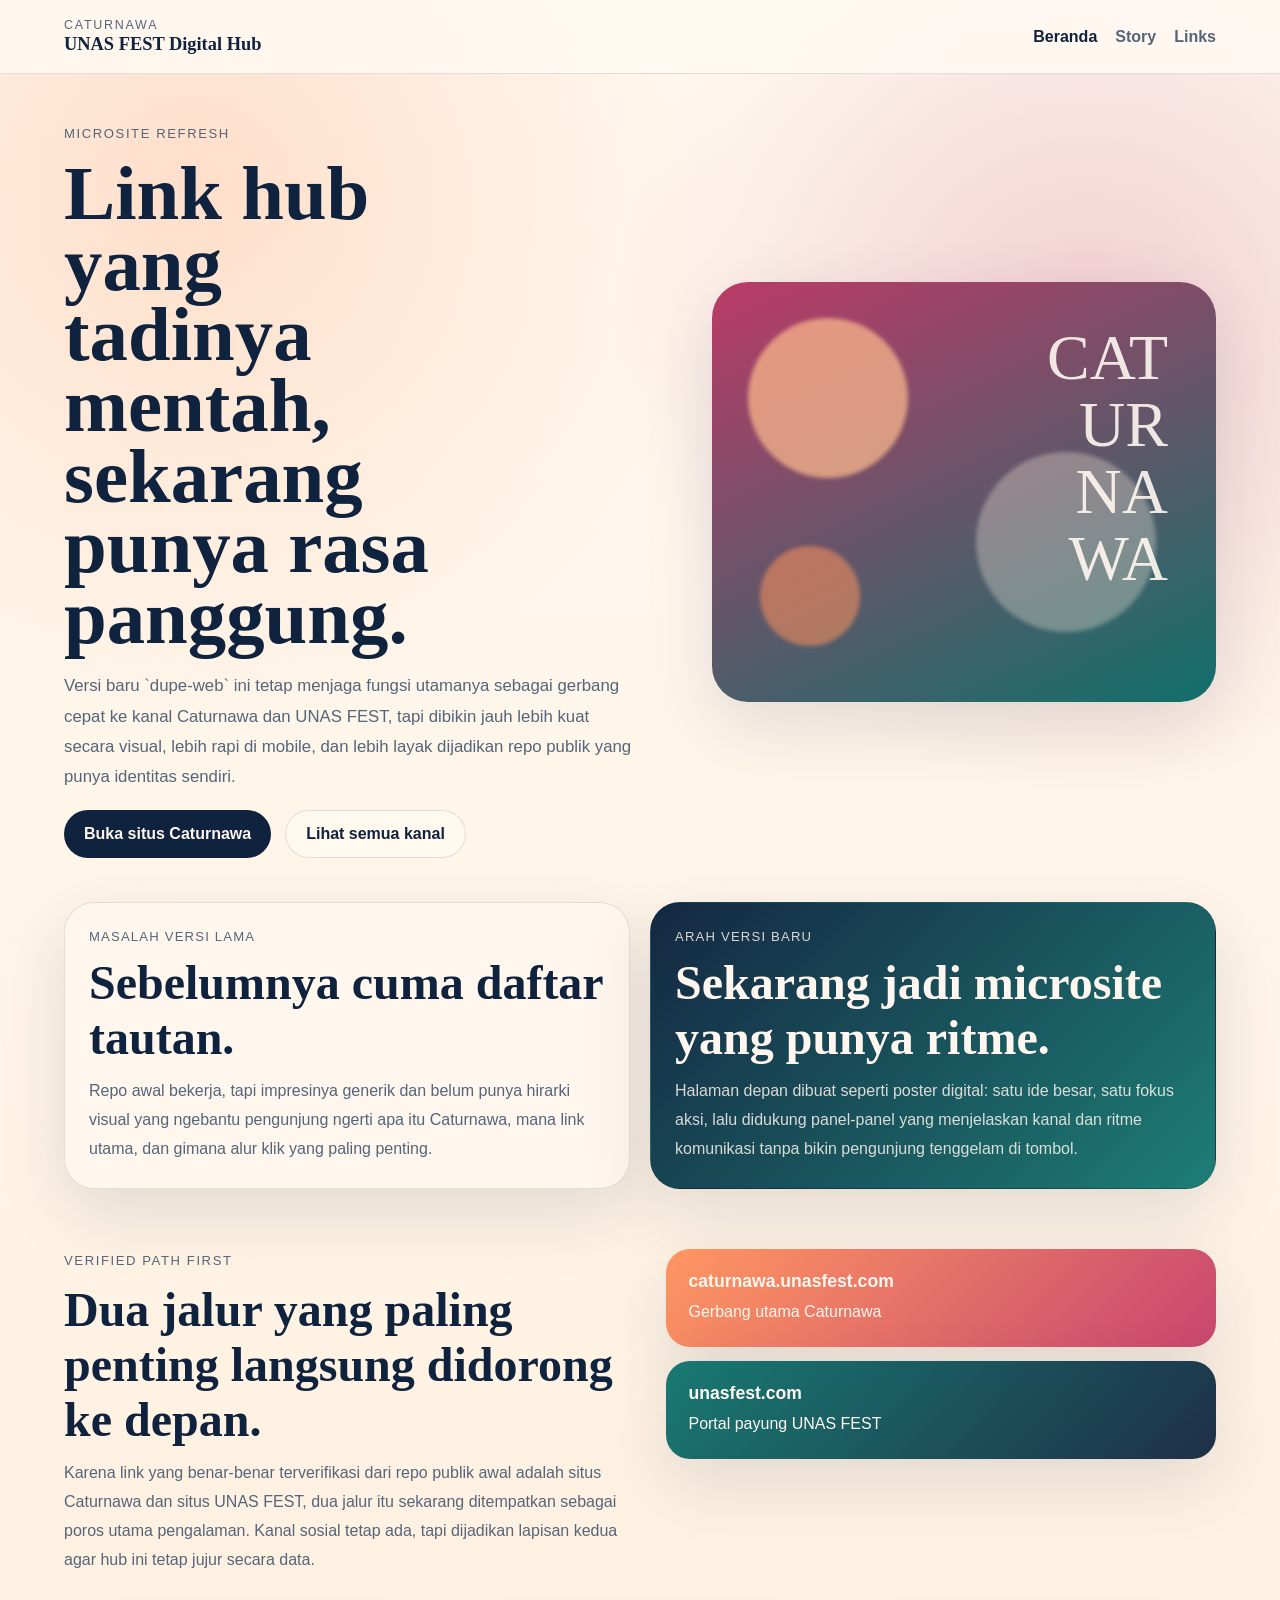
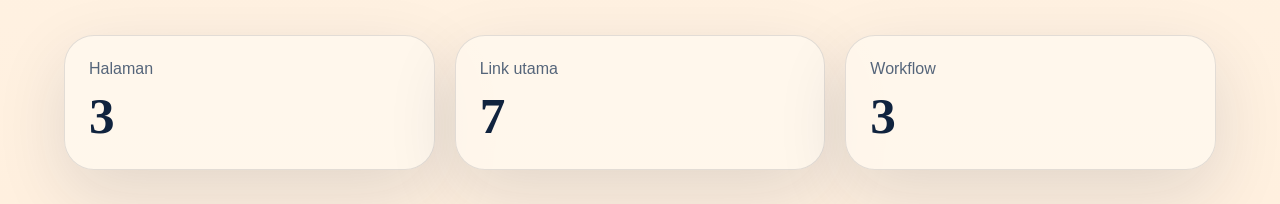
<file: index.html>
<!doctype html>
<html lang="id">
  <head>
    <meta charset="utf-8" />
    <meta name="viewport" content="width=device-width, initial-scale=1" />
    <title>Caturnawa | UNAS FEST Digital Hub</title>
    <meta
      name="description"
      content="Microsite Caturnawa UNAS FEST yang merapikan jalur ke kanal resmi, website utama, dan ruang sosial dengan tampilan yang lebih kuat."
    />
    <link rel="stylesheet" href="./style.css" />
    <script defer src="./app.js"></script>
  </head>
  <body>
    <div class="page-shell">
      <header class="topbar">
        <a class="brand" href="./index.html">
          <span>Caturnawa</span>
          <strong>UNAS FEST Digital Hub</strong>
        </a>
        <nav class="nav" aria-label="Navigasi utama">
          <a aria-current="page" href="./index.html">Beranda</a>
          <a href="./story.html">Story</a>
          <a href="./links.html">Links</a>
        </nav>
      </header>

      <main>
        <section class="hero">
          <div class="hero-copy reveal">
            <p class="eyebrow">Microsite refresh</p>
            <h1>Link hub yang tadinya mentah, sekarang punya rasa panggung.</h1>
            <p class="lead">
              Versi baru `dupe-web` ini tetap menjaga fungsi utamanya sebagai
              gerbang cepat ke kanal Caturnawa dan UNAS FEST, tapi dibikin jauh
              lebih kuat secara visual, lebih rapi di mobile, dan lebih layak
              dijadikan repo publik yang punya identitas sendiri.
            </p>
            <div class="cta-row">
              <a class="button primary" href="https://caturnawa.unasfest.com/">Buka situs Caturnawa</a>
              <a class="button secondary" href="./links.html">Lihat semua kanal</a>
            </div>
          </div>
          <aside class="hero-art reveal" aria-hidden="true">
            <div class="orb orb-a"></div>
            <div class="orb orb-b"></div>
            <div class="orb orb-c"></div>
            <div class="totem">
              <span>CAT</span>
              <span>UR</span>
              <span>NA</span>
              <span>WA</span>
            </div>
          </aside>
        </section>

        <section class="section intro-grid">
          <article class="panel reveal">
            <span class="panel-label">Masalah versi lama</span>
            <h2>Sebelumnya cuma daftar tautan.</h2>
            <p>
              Repo awal bekerja, tapi impresinya generik dan belum punya hirarki
              visual yang ngebantu pengunjung ngerti apa itu Caturnawa, mana link
              utama, dan gimana alur klik yang paling penting.
            </p>
          </article>
          <article class="panel dark reveal">
            <span class="panel-label">Arah versi baru</span>
            <h2>Sekarang jadi microsite yang punya ritme.</h2>
            <p>
              Halaman depan dibuat seperti poster digital: satu ide besar, satu
              fokus aksi, lalu didukung panel-panel yang menjelaskan kanal dan
              ritme komunikasi tanpa bikin pengunjung tenggelam di tombol.
            </p>
          </article>
        </section>

        <section class="section spotlight">
          <div class="section-copy reveal">
            <p class="eyebrow">Verified path first</p>
            <h2>Dua jalur yang paling penting langsung didorong ke depan.</h2>
            <p>
              Karena link yang benar-benar terverifikasi dari repo publik awal
              adalah situs Caturnawa dan situs UNAS FEST, dua jalur itu sekarang
              ditempatkan sebagai poros utama pengalaman. Kanal sosial tetap ada,
              tapi dijadikan lapisan kedua agar hub ini tetap jujur secara data.
            </p>
          </div>
          <div class="strip reveal">
            <a href="https://caturnawa.unasfest.com/">
              <strong>caturnawa.unasfest.com</strong>
              <span>Gerbang utama Caturnawa</span>
            </a>
            <a href="https://www.unasfest.com/">
              <strong>unasfest.com</strong>
              <span>Portal payung UNAS FEST</span>
            </a>
          </div>
        </section>

        <section class="section metrics">
          <article class="metric reveal">
            <span>Halaman</span>
            <strong>3</strong>
          </article>
          <article class="metric reveal">
            <span>Link utama</span>
            <strong>7</strong>
          </article>
          <article class="metric reveal">
            <span>Workflow</span>
            <strong>3</strong>
          </article>
        </section>
      </main>
    </div>
  </body>
</html>
</file>
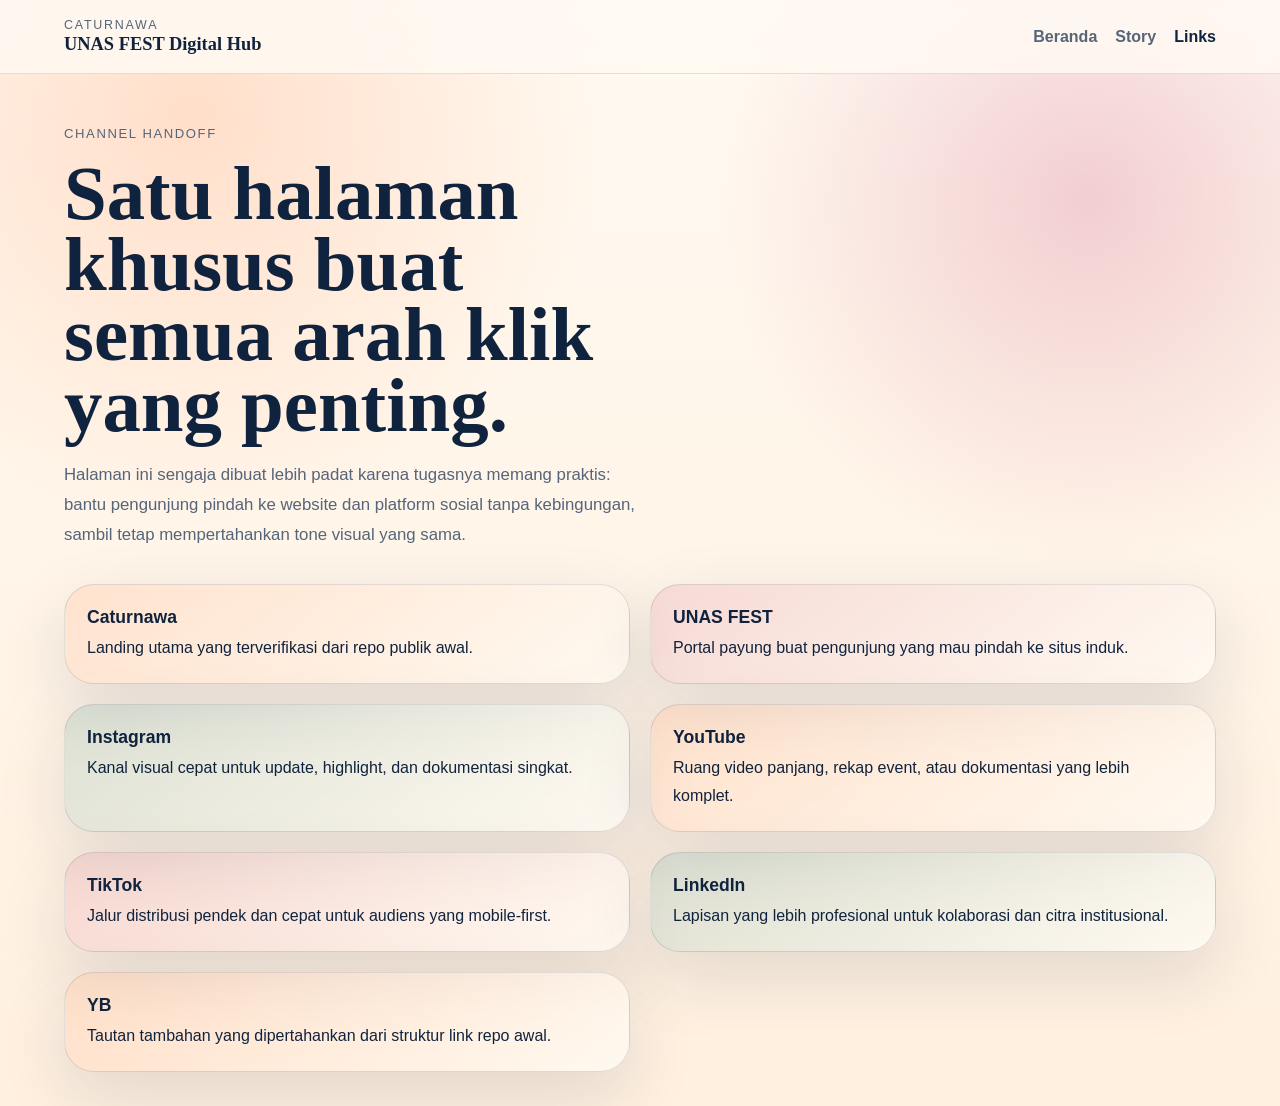
<file: links.html>
<!doctype html>
<html lang="id">
  <head>
    <meta charset="utf-8" />
    <meta name="viewport" content="width=device-width, initial-scale=1" />
    <title>Caturnawa Links | UNAS FEST Digital Hub</title>
    <meta
      name="description"
      content="Daftar kanal Caturnawa dan UNAS FEST yang dipoles jadi halaman links lebih kuat, lebih bersih, dan lebih mudah dipakai."
    />
    <link rel="stylesheet" href="./style.css" />
    <script defer src="./app.js"></script>
  </head>
  <body>
    <div class="page-shell">
      <header class="topbar">
        <a class="brand" href="./index.html">
          <span>Caturnawa</span>
          <strong>UNAS FEST Digital Hub</strong>
        </a>
        <nav class="nav" aria-label="Navigasi utama">
          <a href="./index.html">Beranda</a>
          <a href="./story.html">Story</a>
          <a aria-current="page" href="./links.html">Links</a>
        </nav>
      </header>

      <main>
        <section class="hero compact">
          <div class="hero-copy reveal">
            <p class="eyebrow">Channel handoff</p>
            <h1>Satu halaman khusus buat semua arah klik yang penting.</h1>
            <p class="lead">
              Halaman ini sengaja dibuat lebih padat karena tugasnya memang
              praktis: bantu pengunjung pindah ke website dan platform sosial
              tanpa kebingungan, sambil tetap mempertahankan tone visual yang sama.
            </p>
          </div>
        </section>

        <section class="section links-grid">
          <a class="link-panel reveal" href="https://caturnawa.unasfest.com/">
            <strong>Caturnawa</strong>
            <span>Landing utama yang terverifikasi dari repo publik awal.</span>
          </a>
          <a class="link-panel reveal" href="https://www.unasfest.com/">
            <strong>UNAS FEST</strong>
            <span>Portal payung buat pengunjung yang mau pindah ke situs induk.</span>
          </a>
          <a class="link-panel reveal" href="https://www.instagram.com/">
            <strong>Instagram</strong>
            <span>Kanal visual cepat untuk update, highlight, dan dokumentasi singkat.</span>
          </a>
          <a class="link-panel reveal" href="https://www.youtube.com/">
            <strong>YouTube</strong>
            <span>Ruang video panjang, rekap event, atau dokumentasi yang lebih komplet.</span>
          </a>
          <a class="link-panel reveal" href="https://www.tiktok.com/">
            <strong>TikTok</strong>
            <span>Jalur distribusi pendek dan cepat untuk audiens yang mobile-first.</span>
          </a>
          <a class="link-panel reveal" href="https://www.linkedin.com/">
            <strong>LinkedIn</strong>
            <span>Lapisan yang lebih profesional untuk kolaborasi dan citra institusional.</span>
          </a>
          <a class="link-panel reveal" href="https://caturnawa.unasfest.com/">
            <strong>YB</strong>
            <span>Tautan tambahan yang dipertahankan dari struktur link repo awal.</span>
          </a>
        </section>
      </main>
    </div>
  </body>
</html>
</file>
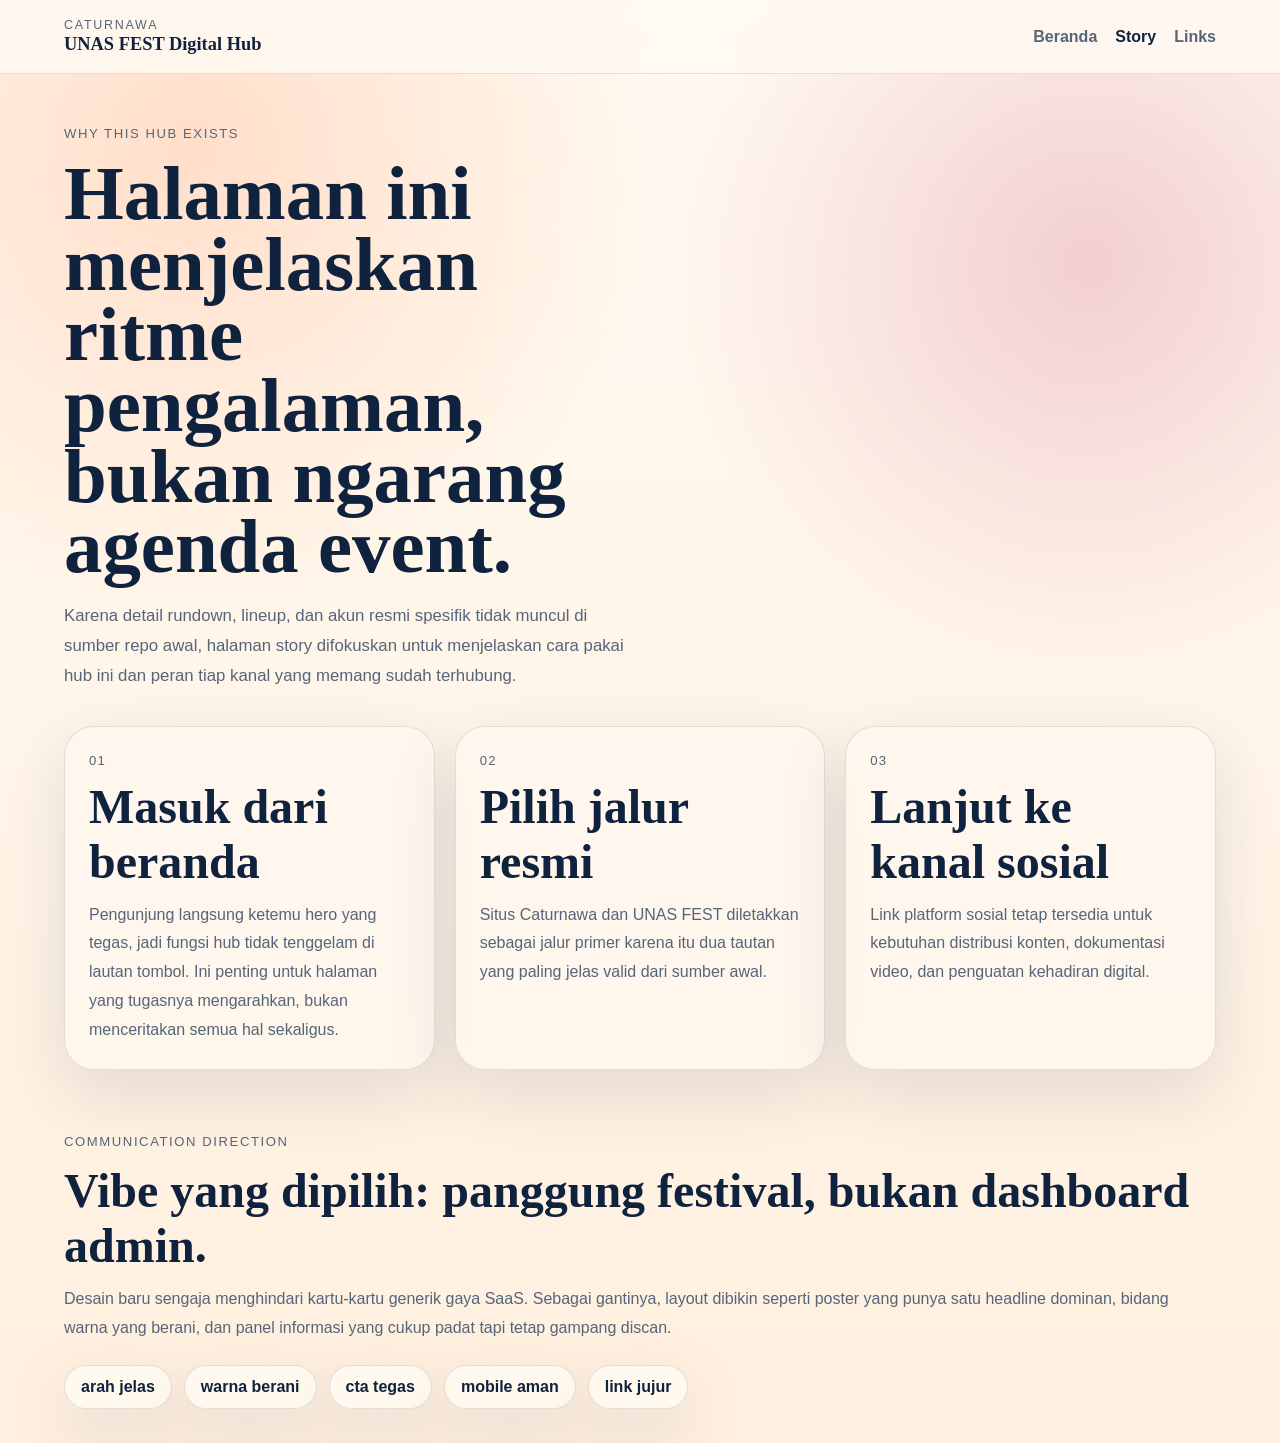
<file: story.html>
<!doctype html>
<html lang="id">
  <head>
    <meta charset="utf-8" />
    <meta name="viewport" content="width=device-width, initial-scale=1" />
    <title>Caturnawa Story | UNAS FEST Digital Hub</title>
    <meta
      name="description"
      content="Halaman story untuk menjelaskan bagaimana microsite Caturnawa mengarahkan pengunjung ke kanal yang paling penting."
    />
    <link rel="stylesheet" href="./style.css" />
    <script defer src="./app.js"></script>
  </head>
  <body>
    <div class="page-shell">
      <header class="topbar">
        <a class="brand" href="./index.html">
          <span>Caturnawa</span>
          <strong>UNAS FEST Digital Hub</strong>
        </a>
        <nav class="nav" aria-label="Navigasi utama">
          <a href="./index.html">Beranda</a>
          <a aria-current="page" href="./story.html">Story</a>
          <a href="./links.html">Links</a>
        </nav>
      </header>

      <main>
        <section class="hero compact">
          <div class="hero-copy reveal">
            <p class="eyebrow">Why this hub exists</p>
            <h1>Halaman ini menjelaskan ritme pengalaman, bukan ngarang agenda event.</h1>
            <p class="lead">
              Karena detail rundown, lineup, dan akun resmi spesifik tidak muncul
              di sumber repo awal, halaman story difokuskan untuk menjelaskan cara
              pakai hub ini dan peran tiap kanal yang memang sudah terhubung.
            </p>
          </div>
        </section>

        <section class="section grid-steps">
          <article class="panel reveal">
            <span class="step">01</span>
            <h2>Masuk dari beranda</h2>
            <p>
              Pengunjung langsung ketemu hero yang tegas, jadi fungsi hub tidak
              tenggelam di lautan tombol. Ini penting untuk halaman yang tugasnya
              mengarahkan, bukan menceritakan semua hal sekaligus.
            </p>
          </article>
          <article class="panel reveal">
            <span class="step">02</span>
            <h2>Pilih jalur resmi</h2>
            <p>
              Situs Caturnawa dan UNAS FEST diletakkan sebagai jalur primer
              karena itu dua tautan yang paling jelas valid dari sumber awal.
            </p>
          </article>
          <article class="panel reveal">
            <span class="step">03</span>
            <h2>Lanjut ke kanal sosial</h2>
            <p>
              Link platform sosial tetap tersedia untuk kebutuhan distribusi
              konten, dokumentasi video, dan penguatan kehadiran digital.
            </p>
          </article>
        </section>

        <section class="section marquee-block">
          <div class="section-copy reveal">
            <p class="eyebrow">Communication direction</p>
            <h2>Vibe yang dipilih: panggung festival, bukan dashboard admin.</h2>
            <p>
              Desain baru sengaja menghindari kartu-kartu generik gaya SaaS.
              Sebagai gantinya, layout dibikin seperti poster yang punya satu
              headline dominan, bidang warna yang berani, dan panel informasi
              yang cukup padat tapi tetap gampang discan.
            </p>
          </div>
          <div class="marquee reveal">
            <span>arah jelas</span>
            <span>warna berani</span>
            <span>cta tegas</span>
            <span>mobile aman</span>
            <span>link jujur</span>
          </div>
        </section>
      </main>
    </div>
  </body>
</html>
</file>
<file: style.css>
:root {
  --bg: #fff5e8;
  --ink: #10233e;
  --muted: #55657a;
  --line: rgba(16, 35, 62, 0.12);
  --peach: #ff935c;
  --berry: #c43b68;
  --teal: #0f756e;
  --cream: rgba(255, 248, 238, 0.82);
  --shadow: 0 24px 70px rgba(16, 35, 62, 0.12);
}

* {
  box-sizing: border-box;
}

body {
  margin: 0;
  color: var(--ink);
  font-family: "Trebuchet MS", "Segoe UI", sans-serif;
  background:
    radial-gradient(circle at 15% 10%, rgba(255, 147, 92, 0.26), transparent 28%),
    radial-gradient(circle at 85% 18%, rgba(196, 59, 104, 0.22), transparent 26%),
    linear-gradient(180deg, #fffaf2 0%, #fff0df 100%);
}

a {
  color: inherit;
}

.page-shell {
  min-height: 100vh;
}

.topbar {
  position: sticky;
  top: 0;
  z-index: 20;
  display: flex;
  justify-content: space-between;
  align-items: center;
  gap: 24px;
  padding: 18px 5vw;
  backdrop-filter: blur(14px);
  border-bottom: 1px solid var(--line);
  background: rgba(255, 250, 242, 0.84);
}

.brand {
  display: grid;
  gap: 2px;
  text-decoration: none;
}

.brand span {
  text-transform: uppercase;
  letter-spacing: 0.14em;
  font-size: 0.78rem;
  color: var(--muted);
}

.brand strong {
  font-family: Georgia, "Times New Roman", serif;
  font-size: 1.15rem;
}

.nav {
  display: flex;
  flex-wrap: wrap;
  gap: 18px;
}

.nav a {
  text-decoration: none;
  color: var(--muted);
  font-weight: 700;
}

.nav a[aria-current="page"] {
  color: var(--ink);
}

.hero {
  display: grid;
  grid-template-columns: minmax(0, 1.1fr) minmax(320px, 0.9fr);
  gap: 32px;
  align-items: center;
  padding: 52px 5vw 18px;
}

.hero.compact {
  grid-template-columns: 1fr;
  padding-bottom: 8px;
}

.hero-copy {
  display: grid;
  gap: 18px;
}

.eyebrow {
  margin: 0;
  text-transform: uppercase;
  letter-spacing: 0.12em;
  font-size: 0.82rem;
  color: var(--muted);
}

.hero h1 {
  margin: 0;
  max-width: 10ch;
  font-family: Georgia, "Times New Roman", serif;
  font-size: clamp(3rem, 6vw, 6rem);
  line-height: 0.92;
}

.compact h1 {
  max-width: 14ch;
}

.lead {
  margin: 0;
  max-width: 62ch;
  color: var(--muted);
  line-height: 1.8;
  font-size: 1.05rem;
}

.cta-row {
  display: flex;
  gap: 14px;
  flex-wrap: wrap;
}

.button {
  display: inline-flex;
  align-items: center;
  justify-content: center;
  min-height: 48px;
  padding: 0 20px;
  border-radius: 999px;
  text-decoration: none;
  font-weight: 700;
}

.button.primary {
  background: var(--ink);
  color: #fff7ef;
}

.button.secondary {
  border: 1px solid var(--line);
  background: rgba(255, 250, 242, 0.66);
}

.hero-art {
  position: relative;
  min-height: 420px;
  border-radius: 36px;
  overflow: hidden;
  background:
    linear-gradient(155deg, rgba(196, 59, 104, 0.95), rgba(15, 117, 110, 0.92)),
    #1d314d;
  box-shadow: var(--shadow);
}

.orb {
  position: absolute;
  border-radius: 999px;
  filter: blur(2px);
}

.orb-a {
  inset: 36px auto auto 36px;
  width: 160px;
  height: 160px;
  background: rgba(255, 190, 142, 0.7);
}

.orb-b {
  inset: auto 60px 70px auto;
  width: 180px;
  height: 180px;
  background: rgba(255, 240, 220, 0.32);
}

.orb-c {
  inset: auto auto 56px 48px;
  width: 100px;
  height: 100px;
  background: rgba(255, 147, 92, 0.55);
}

.totem {
  position: absolute;
  inset: 48px 48px auto auto;
  display: grid;
  gap: 12px;
  text-align: right;
}

.totem span {
  font-size: clamp(2.4rem, 5vw, 4.4rem);
  line-height: 0.86;
  color: rgba(255, 247, 239, 0.9);
  font-family: Georgia, "Times New Roman", serif;
}

.section {
  padding: 26px 5vw 34px;
}

.intro-grid,
.grid-steps,
.links-grid,
.metrics {
  display: grid;
  gap: 20px;
}

.intro-grid {
  grid-template-columns: repeat(2, minmax(0, 1fr));
}

.grid-steps {
  grid-template-columns: repeat(3, minmax(0, 1fr));
}

.links-grid {
  grid-template-columns: repeat(2, minmax(0, 1fr));
}

.metrics {
  grid-template-columns: repeat(3, minmax(0, 1fr));
}

.panel,
.metric,
.link-panel {
  border: 1px solid var(--line);
  border-radius: 30px;
  background: var(--cream);
  box-shadow: var(--shadow);
}

.panel {
  padding: 24px;
}

.panel.dark {
  background: linear-gradient(135deg, rgba(16, 35, 62, 0.98), rgba(15, 117, 110, 0.94));
  color: #fff7ef;
}

.panel.dark p,
.panel.dark .panel-label {
  color: rgba(255, 247, 239, 0.84);
}

.panel-label,
.step {
  display: inline-block;
  color: var(--muted);
  text-transform: uppercase;
  letter-spacing: 0.09em;
  font-size: 0.82rem;
}

.panel h2,
.section-copy h2 {
  margin: 10px 0 12px;
  font-family: Georgia, "Times New Roman", serif;
  font-size: clamp(1.9rem, 4vw, 3rem);
}

.panel p,
.section-copy p {
  margin: 0;
  line-height: 1.8;
  color: var(--muted);
}

.spotlight {
  display: grid;
  grid-template-columns: minmax(0, 1fr) minmax(320px, 0.95fr);
  gap: 24px;
  align-items: start;
}

.strip {
  display: grid;
  gap: 14px;
}

.strip a,
.link-panel {
  padding: 22px;
  text-decoration: none;
}

.strip a {
  border-radius: 24px;
  background: linear-gradient(135deg, rgba(255, 147, 92, 0.96), rgba(196, 59, 104, 0.94));
  color: #fff8f0;
  box-shadow: var(--shadow);
}

.strip a:nth-child(2) {
  background: linear-gradient(135deg, rgba(15, 117, 110, 0.96), rgba(16, 35, 62, 0.94));
}

.strip strong,
.link-panel strong {
  display: block;
  font-size: 1.1rem;
}

.strip span,
.link-panel span {
  display: block;
  margin-top: 6px;
  line-height: 1.7;
}

.metric {
  padding: 24px;
}

.metric span {
  display: block;
  color: var(--muted);
  margin-bottom: 8px;
}

.metric strong {
  font-size: clamp(2.2rem, 4vw, 3.4rem);
  font-family: Georgia, "Times New Roman", serif;
}

.marquee-block {
  display: grid;
  gap: 22px;
}

.marquee {
  display: flex;
  flex-wrap: wrap;
  gap: 12px;
}

.marquee span {
  padding: 12px 16px;
  border-radius: 999px;
  background: rgba(255, 250, 242, 0.82);
  border: 1px solid var(--line);
  box-shadow: var(--shadow);
  font-weight: 700;
}

.link-panel:nth-child(3n + 1) {
  background: linear-gradient(145deg, rgba(255, 147, 92, 0.18), rgba(255, 250, 242, 0.88));
}

.link-panel:nth-child(3n + 2) {
  background: linear-gradient(145deg, rgba(196, 59, 104, 0.14), rgba(255, 250, 242, 0.9));
}

.link-panel:nth-child(3n + 3) {
  background: linear-gradient(145deg, rgba(15, 117, 110, 0.14), rgba(255, 250, 242, 0.9));
}

.reveal {
  opacity: 1;
  transform: translateY(0);
}

@media (max-width: 980px) {
  .hero,
  .intro-grid,
  .grid-steps,
  .links-grid,
  .spotlight,
  .metrics {
    grid-template-columns: 1fr;
  }

  .hero h1 {
    max-width: none;
  }
}

@media (max-width: 640px) {
  .topbar {
    flex-direction: column;
    align-items: start;
  }

  .nav {
    gap: 12px;
  }

  .hero {
    padding-top: 34px;
  }

  .hero-art {
    min-height: 320px;
  }

  .hero-art,
  .panel,
  .metric,
  .link-panel {
    border-radius: 24px;
  }
}

@media (max-width: 400px) {
  .hero h1 {
    font-size: 2.4rem;
  }

  .section {
    padding: 20px 4vw 28px;
  }

  .panel,
  .metric,
  .link-panel {
    padding: 18px;
  }

  .button {
    width: 100%;
    text-align: center;
  }

  .cta-row {
    flex-direction: column;
  }

  .hero-art {
    min-height: 260px;
  }
}
</file>
